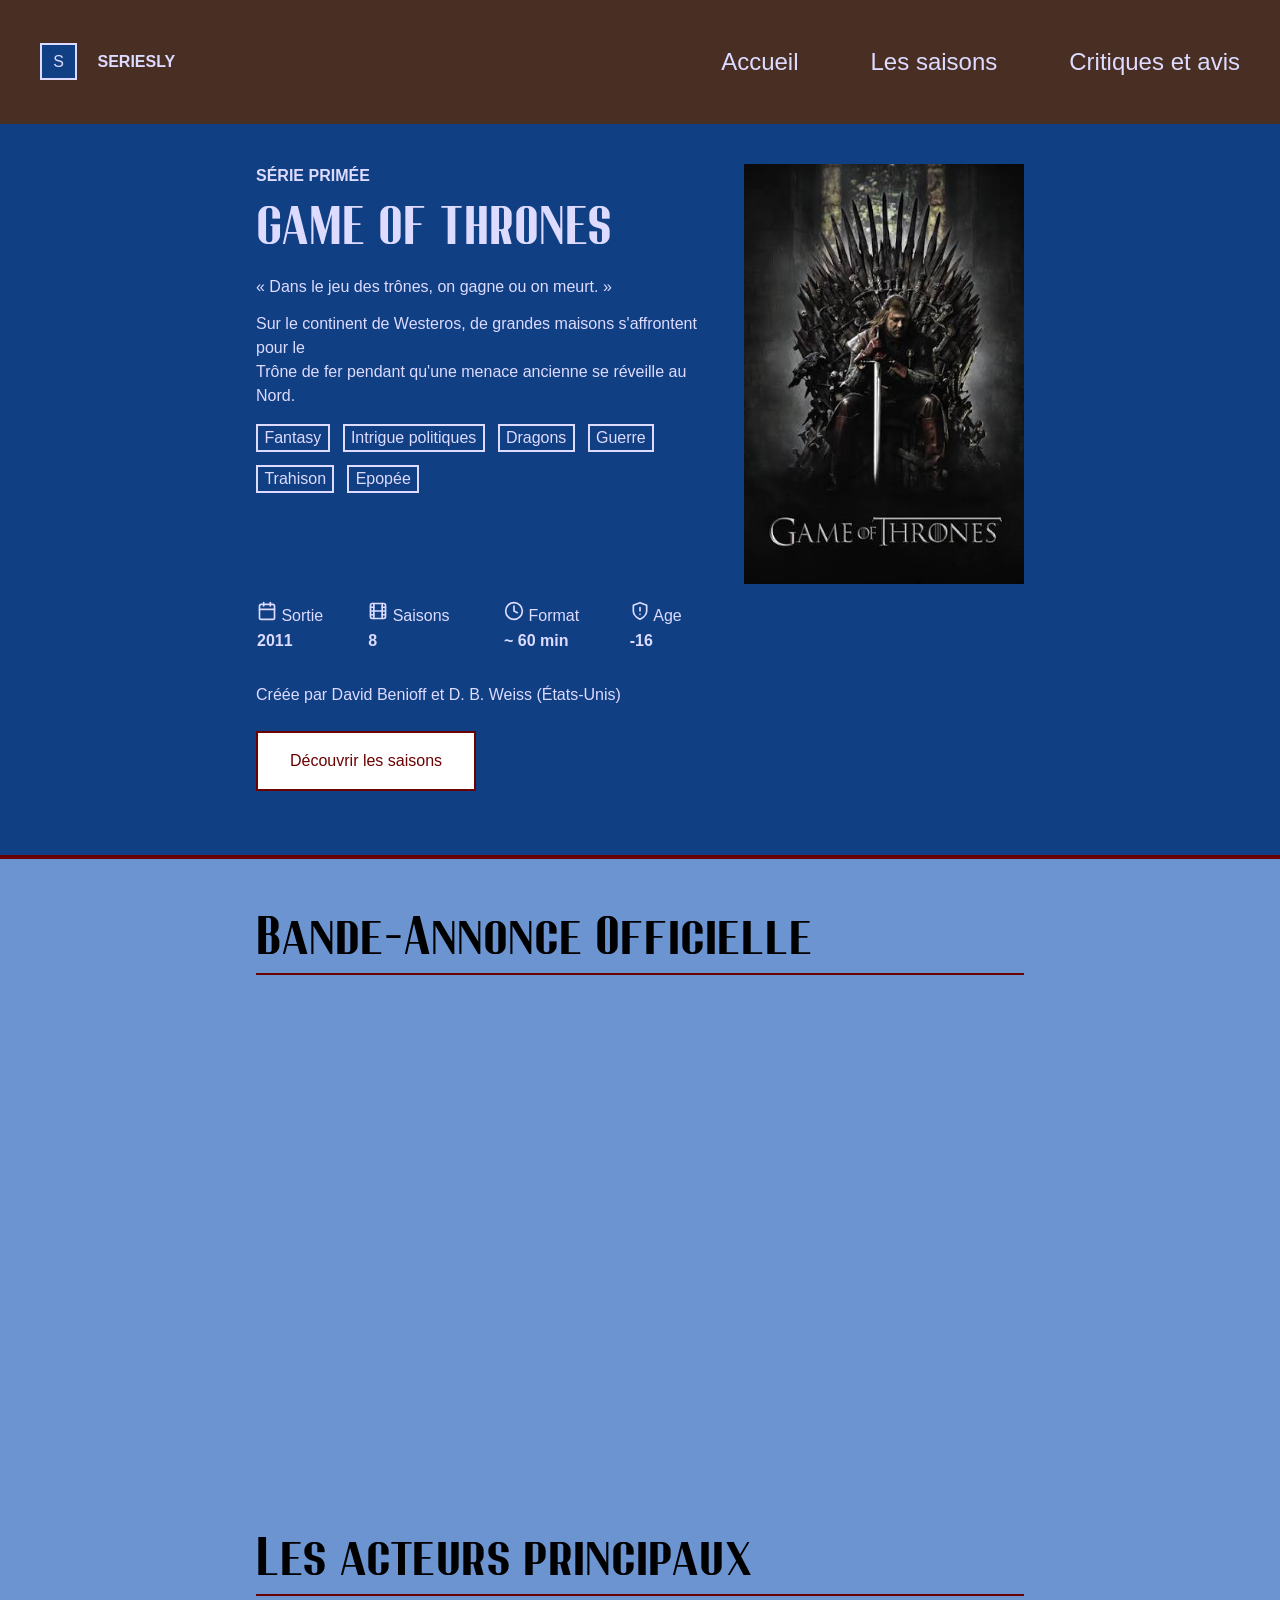
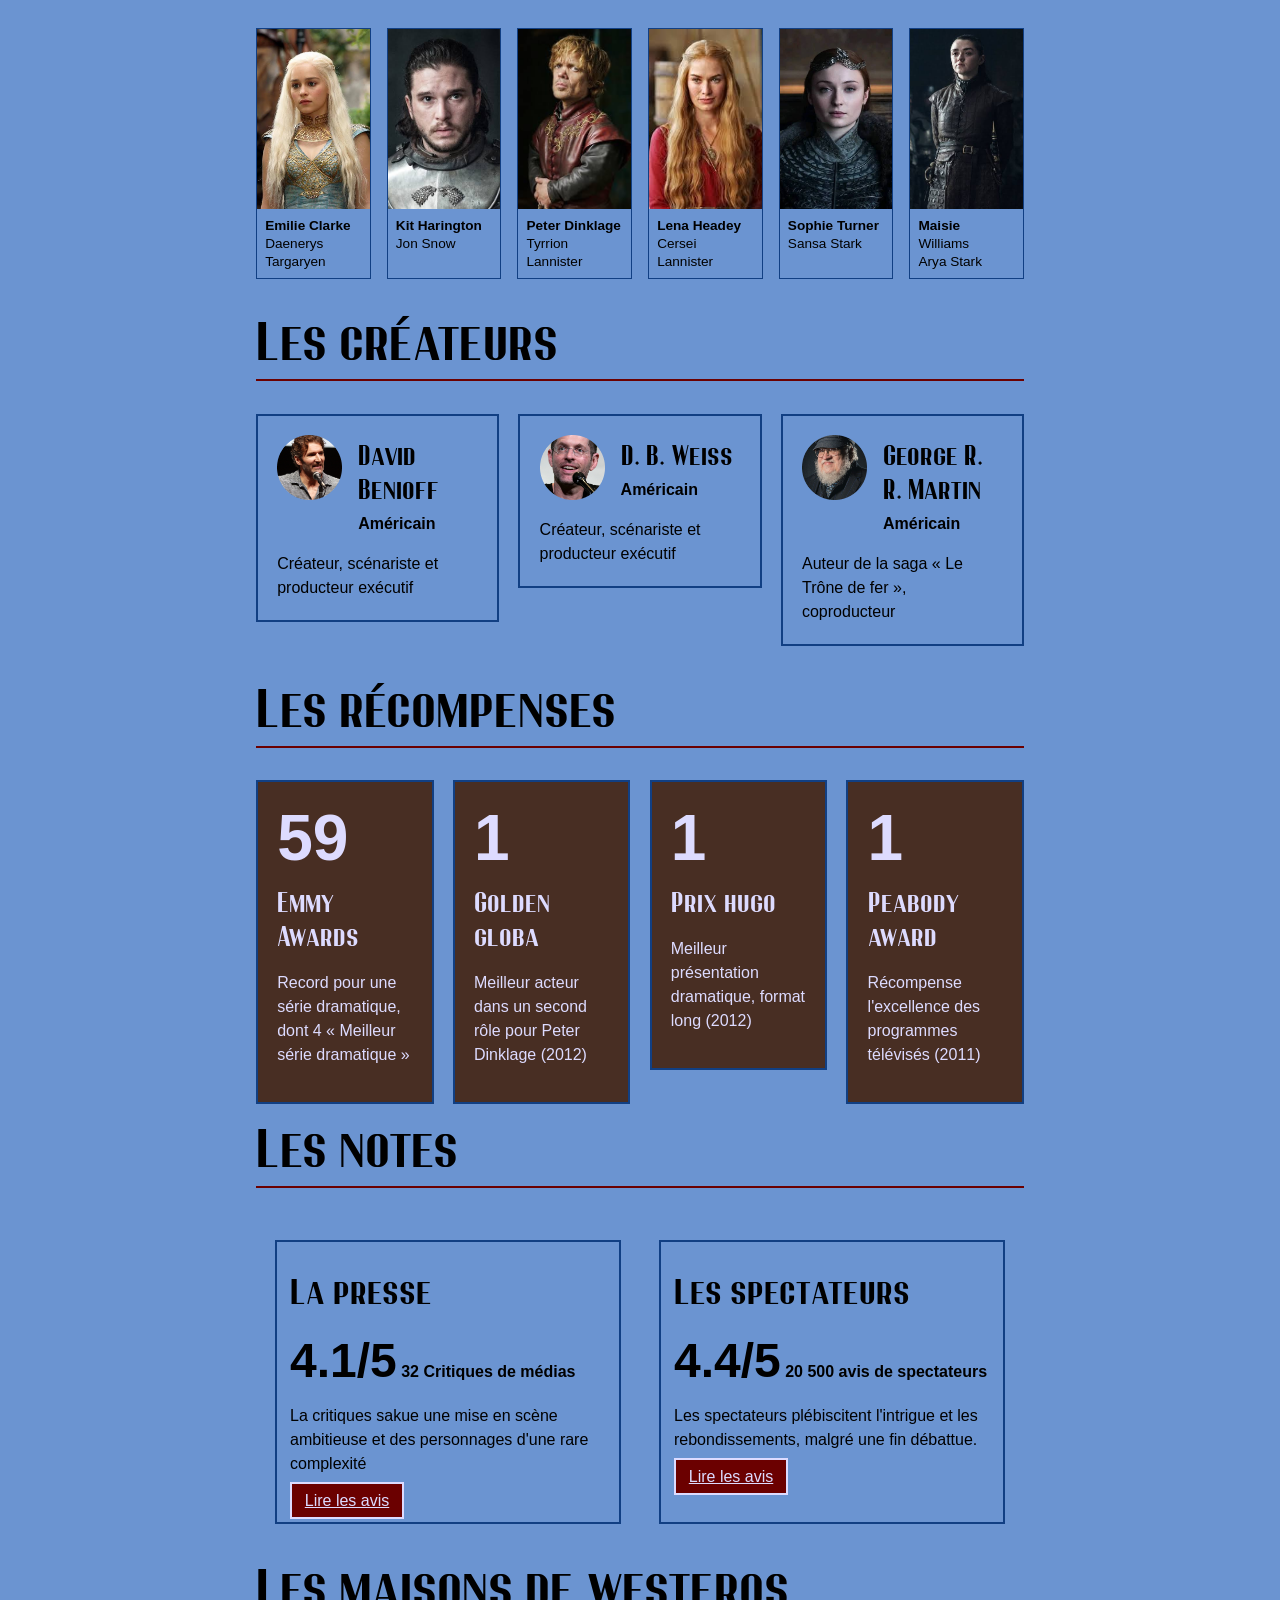
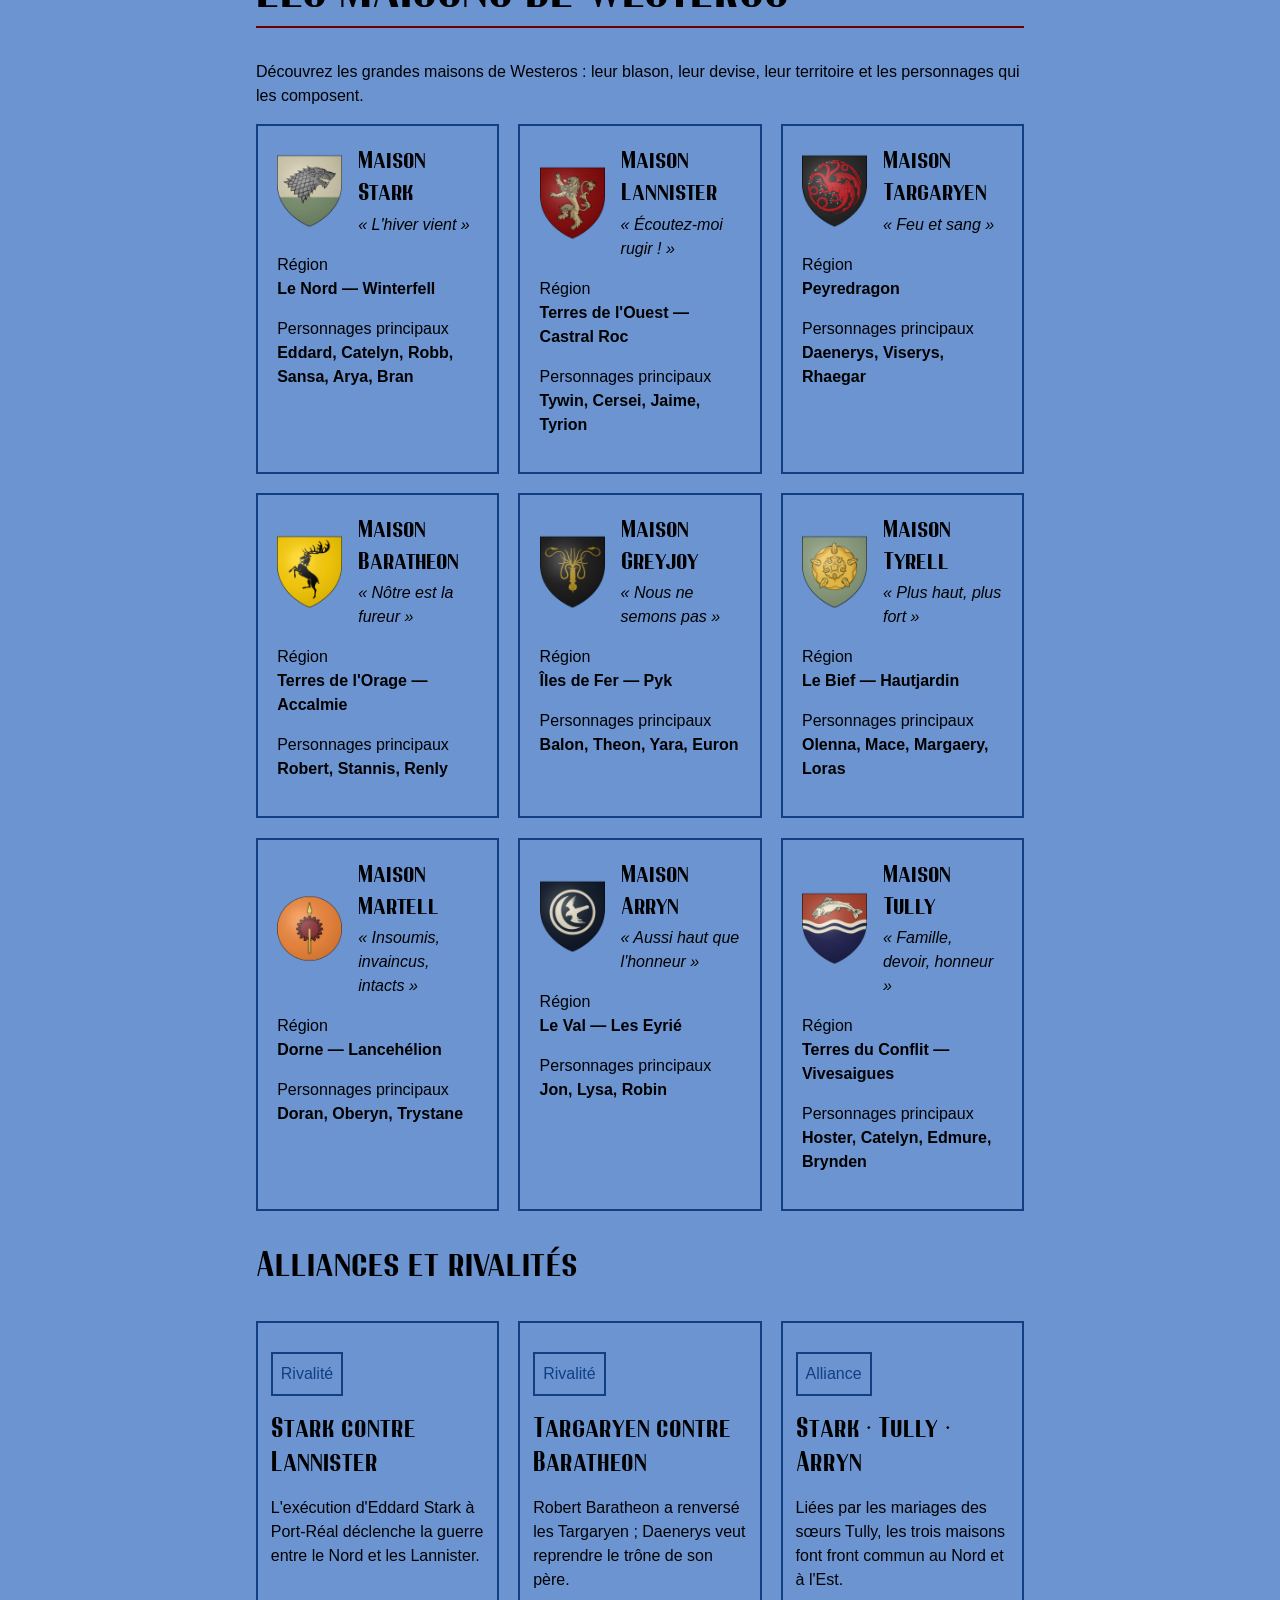
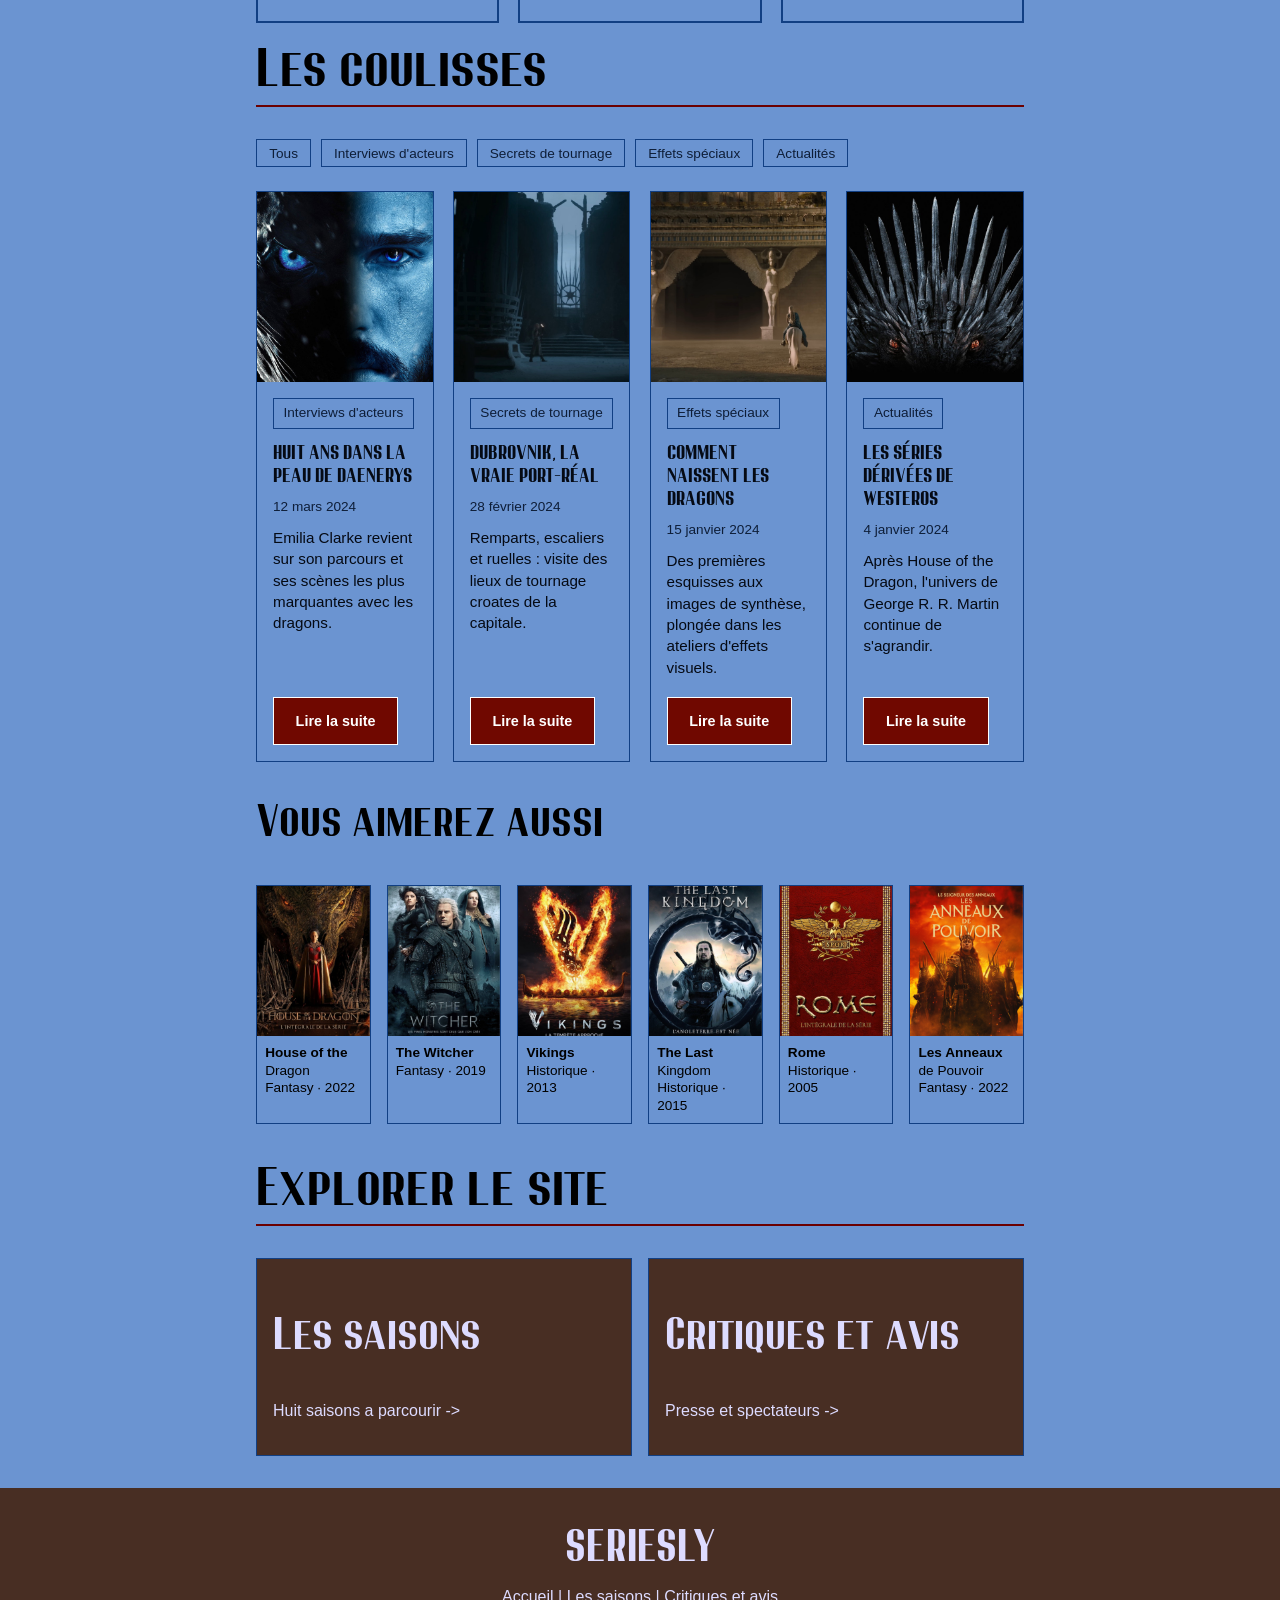
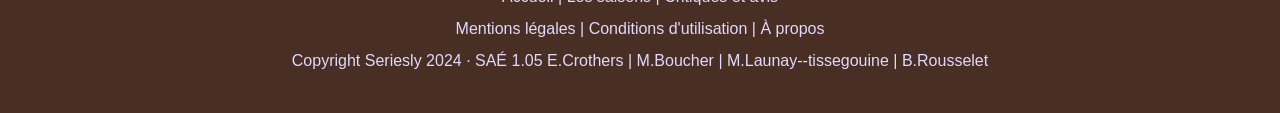
<file: index.html>
<!DOCTYPE html>
<html lang="">
  <head>
    <meta charset="utf-8">
    <title>Seriesly, Game of thrones</title>
		<link href="style_index.css" rel="stylesheet">
  </head>
  <body>
    <header>
        <p> <a href="#">S <strong>SERIESLY</strong></a></p>
        <nav>
          <ul>
            <li><a href="#">Accueil</a></li>
            <li><a href="./listeSaison.html">Les saisons</a></li>
            <li><a href="./Avis_et_critiques.html">Critiques et avis</a></li>
          </ul>
        </nav>
    </header>
    <div class="start">
      <figure>
        <img src="./images/afficheSaison1.jpg" alt="Affiche Officielle">
      </figure>
      <p><strong>Série primée</strong></p>
      <h1>GAME OF THRONES</h1>
      <blockquote> &laquo Dans le jeu des trônes, on gagne ou on meurt. &raquo</blockquote>
      <p>Sur le continent de Westeros, de grandes maisons s'affrontent pour le <br>Trône de fer pendant qu'une menace ancienne se réveille au Nord.</p>
      <ul>
        <li>Fantasy</li>
        <li>Intrigue politiques</li>
        <li>Dragons</li>
        <li>Guerre</li>
        <li>Trahison</li>
        <li>Epopée</li>
      </ul>
      <table>
          <tr>
            <th>
              <svg width="20" height="20" viewBox="0 0 24 24" fill="none" stroke="currentColor" stroke-width="2" stroke-linecap="round" stroke-linejoin="round" aria-label="Sortie">
                <rect x="3" y="4" width="18" height="18" rx="2" ry="2"></rect>
                <line x1="16" y1="2" x2="16" y2="6"></line>
                <line x1="8" y1="2" x2="8" y2="6"></line>
                <line x1="3" y1="10" x2="21" y2="10"></line>
              </svg> 
              Sortie
            </th>
            <th>
              <svg width="20" height="20" viewBox="0 0 24 24" fill="none" stroke="currentColor" stroke-width="2" stroke-linecap="round" stroke-linejoin="round" aria-label="Saisons">
                <rect width="18" height="18" x="3" y="3" rx="2"></rect>
                <path d="M7 3v18"></path>
                <path d="M3 7.5h4"></path>
                <path d="M3 12h18"></path>
                <path d="M3 16.5h4"></path>
                <path d="M17 3v18"></path>
                <path d="M17 7.5h4"></path>
                <path d="M17 16.5h4"></path>
              </svg>
              Saisons
            </th>
            <th>
              <svg width="20" height="20" viewBox="0 0 24 24" fill="none" stroke="currentColor" stroke-width="2" stroke-linecap="round" stroke-linejoin="round" aria-label="Format">
                <circle cx="12" cy="12" r="10"></circle>
                <polyline points="12 6 12 12 16 14"></polyline>
              </svg>
              Format
            </th>
            <th>
              <svg width="20" height="20" viewBox="0 0 24 24" fill="none" stroke="currentColor" stroke-width="2" stroke-linecap="round" stroke-linejoin="round" aria-label="Âge">
                <path d="M12 22s8-4 8-10V5l-8-3-8 3v7c0 6 8 10 8 10z"></path>
                <line x1="12" y1="8" x2="12" y2="12"></line>
                <line x1="12" y1="16" x2="12.01" y2="16"></line>
              </svg>
              Age
            </th>
          </tr>
          <tr>
            <th>2011</th>
            <th>8</th>
            <th>~ 60 min</th>
            <th>-16</th>
          </tr>
      </table>
      <p>Créée par David Benioff et D. B. Weiss (États-Unis)</p>
      <p><a href="./listeSaison.html">Découvrir les saisons</a></p>
    </div>
    <main>
      <h1>Bande-Annonce Officielle</h1>
        <iframe width="100%" height="500" src="https://www.youtube.com/embed/aAF12LNAeNI" title="Bande Annonce Officielle" frameborder="0" allow="accelerometer; autoplay; clipboard-write; encrypted-media; gyroscope; picture-in-picture; web-share" allowfullscreen></iframe>     
        <h1>Les acteurs principaux</h1>
        <ul>
          <li>
              <figure>
                <img src="./images/emiliaClarke.jpg" alt="Emilia Clarke, Daenerys Targaryen">
                <figcaption>Emilie Clarke <br>Daenerys Targaryen</figcaption>
              </figure>
          </li>
          <li>
            <figure>
              <img src="./images/kitHarington.jpg" alt="Kit Harington, Jon Snow">
              <figcaption>Kit Harington <br>Jon Snow</figcaption>
          </figure>
          </li>
          <li>
            <figure>
              <img src="./images/peterDinklage.jpg" alt="Peter Dinklage, Tyrrion Lannister">
              <figcaption>Peter Dinklage <br>Tyrrion Lannister</figcaption>
            </figure>
          </li>
          <li>
            <figure>
              <img src="./images/lenaHeadey.jpg" alt="Lena Headey, Cersei Lannister">
              <figcaption>Lena Headey <br>Cersei Lannister</figcaption>
            </figure>
          </li>
          <li>
            <figure>
              <img src="./images/sophieTurner.jpg" alt="Sophie Turner, Sansa Stark">
              <figcaption>Sophie Turner <br>Sansa Stark</figcaption>
            </figure>
          </li>
          <li>
            <figure>
              <img src="./images/maisieWilliams.jpg" alt="Maisie Williams, Arya Stark">
              <figcaption>Maisie Williams <br>Arya Stark</figcaption>
            </figure>
          </li>
        </ul>
      <h1>Les créateurs</h1>
      <section class="createur">
        <article>
          <img src="./images/davidBenioff.jpg" alt="David Benioff">
          <h4>David Benioff</h4>
          <p><strong>Américain</strong></p>
          <p>Créateur, scénariste et producteur exécutif</p>
        </article>
        <article>
          <img src="./images/dbWeiss.jpg" alt="D. B. Weiss">
          <h4>D. B. Weiss</h4>
          <p><strong>Américain</strong></p>
          <p>Créateur, scénariste et producteur exécutif</p>
        </article>
        <article>
          <img src="./images/georgeRRMartin.jpg" alt="George R. R. Martin">
          <h4>George R. R. Martin</h4>
          <p><strong>Américain</strong></p>
          <p>Auteur de la saga &laquo; Le Trône de fer &raquo;, coproducteur</p>
        </article>
      </section>
      <h1>Les récompenses</h1>
      <section class="recompense">
        <article>
          59
          <h4>Emmy Awards</h4>
          <p>Record pour une série dramatique, dont 4 &laquo Meilleur série dramatique &raquo</p>
        </article>
        <article>
          1<br><h4>Golden globa</h4>
          <p>Meilleur acteur dans un second rôle pour Peter Dinklage (2012)</p>
        </article>
        <article>
          1 <br><h4>Prix hugo</h4>
          <p>Meilleur présentation dramatique, format long (2012)</p>
        </article>
        <article>
          1 <br><h4>Peabody award</h4>
          <p>Récompense l'excellence des programmes télévisés (2011)</p>
        </article>
      </section>
      <h1>Les notes</h1>
      <section class="notes">
        <article>
          <h3>La presse</h3>
          <div class="note">4.1/5</div> <div class="nb-avis">32 Critiques de médias</div>
          <p>La critiques sakue une mise en scène ambitieuse et des personnages d'une rare complexité</p>
          <a href="">Lire les avis</a>
        </article>
        <article>
          <h3>Les spectateurs</h3>
          <div class="note">4.4/5</div> <div class="nb-avis">20 500 avis de spectateurs</div>
          <p>Les spectateurs plébiscitent l'intrigue et les rebondissements, malgré une fin débattue.</p>
          <a href="">Lire les avis</a>
        </article>
      </section>
      <h1>Les maisons de westeros</h1>
      <p>Découvrez les grandes maisons de Westeros : leur blason, leur devise, leur territoire et les personnages qui les composent.</p>
<section class="maisons">
        <article>
          <div class="maisonEntete">
            <img src="./images/maisonStark.jpg" alt="Blason Maison Stark">
            <div class="maisonEntete-text">
              <h3>Maison Stark</h3>
              <p><em>&laquo; L'hiver vient &raquo;</em></p>
            </div>
          </div>
          <p>Région <br><strong>Le Nord — Winterfell</strong></p>
          <p>Personnages principaux <br><strong>Eddard, Catelyn, Robb, Sansa, Arya, Bran</strong></p>
        </article>
        <article>
          <div class="maisonEntete">
            <img src="./images/maisonLannister.jpg" alt="Blason Maison Lannister">
            <div class="maisonEntete-text">
              <h3>Maison Lannister</h3>
              <p><em>&laquo; Écoutez-moi rugir ! &raquo;</em></p>
            </div>
          </div>
          <p>Région <br><strong>Terres de l'Ouest — Castral Roc</strong></p>
          <p>Personnages principaux <br><strong>Tywin, Cersei, Jaime, Tyrion</strong></p>
        </article>
        <article>
          <div class="maisonEntete">
            <img src="./images/maisonTargaryen.jpg" alt="Blason Maison Targaryen">
            <div class="maisonEntete-text">
              <h3>Maison Targaryen</h3>
              <p><em>&laquo; Feu et sang &raquo;</em></p>
            </div>
          </div>
          <p>Région <br><strong>Peyredragon</strong></p>
          <p>Personnages principaux <br><strong>Daenerys, Viserys, Rhaegar</strong></p>
        </article>
        <article>
          <div class="maisonEntete">
            <img src="./images/maisonBaratheon.jpg" alt="Blason Maison Baratheon">
            <div class="maisonEntete-text">
              <h3>Maison Baratheon</h3>
              <p><em>&laquo; Nôtre est la fureur &raquo;</em></p>
            </div>
          </div>
          <p>Région <br><strong>Terres de l'Orage — Accalmie</strong></p>
          <p>Personnages principaux <br><strong>Robert, Stannis, Renly</strong></p>
        </article>
        <article>
          <div class="maisonEntete">
            <img src="./images/maisonGreyjoy.jpg" alt="Blason Maison Greyjoy">
            <div class="maisonEntete-text">
              <h3>Maison Greyjoy</h3>
              <p><em>&laquo; Nous ne semons pas &raquo;</em></p>
            </div>
          </div>
          <p>Région <br><strong>Îles de Fer — Pyk</strong></p>
          <p>Personnages principaux <br><strong>Balon, Theon, Yara, Euron</strong></p>
        </article>
        <article>
          <div class="maisonEntete">
            <img src="./images/maisonTyrell.jpg" alt="Blason Maison Tyrell">
            <div class="maisonEntete-text">
              <h3>Maison Tyrell</h3>
              <p><em>&laquo; Plus haut, plus fort &raquo;</em></p>
            </div>
          </div>
          <p>Région <br><strong>Le Bief — Hautjardin</strong></p>
          <p>Personnages principaux <br><strong>Olenna, Mace, Margaery, Loras</strong></p>
        </article>
        <article>
          <div class="maisonEntete">
            <img src="./images/maisonMartell.jpg" alt="Blason Maison Martell">
            <div class="maisonEntete-text">
              <h3>Maison Martell</h3>
              <p><em>&laquo; Insoumis, invaincus, intacts &raquo;</em></p>
            </div>
          </div>
          <p>Région <br><strong>Dorne — Lancehélion</strong></p>
          <p>Personnages principaux <br><strong>Doran, Oberyn, Trystane</strong></p>
        </article>
        <article>
          <div class="maisonEntete">
            <img src="./images/maisonArryn.jpg" alt="Blason Maison Arryn">
            <div class="maisonEntete-text">
              <h3>Maison Arryn</h3>
              <p><em>&laquo; Aussi haut que l'honneur &raquo;</em></p>
            </div>
          </div>
          <p>Région <br><strong>Le Val — Les Eyrié</strong></p>
          <p>Personnages principaux <br><strong>Jon, Lysa, Robin</strong></p>
        </article>
        <article>
          <div class="maisonEntete">
            <img src="./images/maisonTully.jpg" alt="Blason Maison Tully">
            <div class="maisonEntete-text">
              <h3>Maison Tully</h3>
              <p><em>&laquo; Famille, devoir, honneur &raquo;</em></p>
            </div>
          </div>
          <p>Région <br><strong>Terres du Conflit — Vivesaigues</strong></p>
          <p>Personnages principaux <br><strong>Hoster, Catelyn, Edmure, Brynden</strong></p>
        </article>
      </section>
      <h3>Alliances et rivalités</h3>
      <section class="alliance">
        <article>
          <p>Rivalité</p>
          <h4>Stark contre Lannister</h4>
          <p>L'exécution d'Eddard Stark à Port-Réal déclenche la guerre entre le Nord et les Lannister.</p>
        </article>
        <article>
          <p>Rivalité</p>
          <h4>Targaryen contre Baratheon</h4>
          <p>Robert Baratheon a renversé les Targaryen ; Daenerys veut reprendre le trône de son père.</p>
        </article>
        <article>
          <p>Alliance</p>
          <h4>Stark · Tully · Arryn</h4>
          <p>Liées par les mariages des sœurs Tully, les trois maisons font front commun au Nord et à l'Est.</p>
        </article>
      </section>
      <h1>Les coulisses</h1>
      <ul class="coulisse">
        <li>Tous</li>
        <li>Interviews d'acteurs</li>
        <li>Secrets de tournage</li>
        <li>Effets spéciaux</li>
        <li>Actualités</li>
      </ul>
      <section class="coulisse-section">
        <article>
          <img src="./images/interviewImage.jpg" alt="Huit ans dans la peau de Daenerys">
          <p>Interviews d'acteurs</p>
          <h4>Huit ans dans la peau de Daenerys</h4>
          <p>12 mars 2024</p>
          <p>Emilia Clarke revient sur son parcours et ses scènes les plus marquantes avec les dragons.</p>
          <p><a href="">Lire la suite</a></p>
        </article>
        <article>
          <img src="./images/secretDeTournageImage.jpg" alt="Dubrovnik, la vraie Port-Réal">
          <p>Secrets de tournage</p>
          <h4>Dubrovnik, la vraie Port-Réal</h4>
          <p>28 février 2024</p>
          <p>Remparts, escaliers et ruelles : visite des lieux de tournage croates de la capitale.</p>
          <p><a href="">Lire la suite</a></p>
        </article>
        <article>
          <img src="./images/effetSpeciaux.jpg" alt="Comment naissent les dragons">
          <p>Effets spéciaux</p>
          <h4>Comment naissent les dragons</h4>
          <p>15 janvier 2024</p>
          <p>Des premières esquisses aux images de synthèse, plongée dans les ateliers d'effets visuels.</p>
          <p><a href="">Lire la suite</a></p>
        </article>
        <article>
          <img src="./images/actualiteImage.jpg" alt="Les séries dérivées de Westeros">
          <p>Actualités</p>
          <h4>Les séries dérivées de Westeros</h4>
          <p>4 janvier 2024</p>
          <p>Après House of the Dragon, l'univers de George R. R. Martin continue de s'agrandir.</p>
          <p><a href="">Lire la suite</a></p>
        </article>
      </section>

      <h2>Vous aimerez aussi</h2>
      <ul class="suggestions">
        <li>
          <figure>
            <img src="./images/houseOhTheDragon.jpg" alt="Affiche House of the Dragon">
            <figcaption>House of the Dragon <br>Fantasy · 2022</figcaption>
          </figure>
        </li>
        <li>
          <figure>
            <img src="./images/theWitcher.jpg" alt="Affiche The Witcher">
            <figcaption>The Witcher <br>Fantasy · 2019</figcaption>
          </figure>
        </li>
        <li>
          <figure>
            <img src="./images/vikings.jpg" alt="Affiche Vikings">
            <figcaption>Vikings <br>Historique · 2013</figcaption>
          </figure>
        </li>
        <li>
          <figure>
            <img src="./images/theLastKingdom.jpg" alt="Affiche The Last Kingdom">
            <figcaption>The Last Kingdom <br>Historique · 2015</figcaption>
          </figure>
        </li>
        <li>
          <figure>
            <img src="./images/rome.jpg" alt="Affiche Rome">
            <figcaption>Rome <br>Historique · 2005</figcaption>
          </figure>
        </li>
        <li>
          <figure>
            <img src="./images/lesAnneauxDuPouvoir.jpg" alt="Affiche Les Anneaux de Pouvoir">
            <figcaption>Les Anneaux de Pouvoir <br>Fantasy · 2022</figcaption>
          </figure>
        </li>
      </ul>
      <h1>Explorer le site</h1>
      <section class="explorer-le-site">
        <article>
          <h2>Les saisons</h2>
          <p><a href="./listeSaison.html">Huit saisons a parcourir -></a></p>
        </article>
        <article>
          <h2><a href="./Avis_et_critiques.html">Critiques et avis</a></h2>
          <p>Presse et spectateurs -></p>
        </article>
      </section>
    </main>
    <footer>
      <h2>SERIESLY</h2>
      <p><a href="#">Accueil</a> | <a href="./listeSaison.html">Les saisons</a> | <a href="./Avis_et_critiques.html">Critiques et avis</a></p>
      <p>Mentions légales | Conditions d'utilisation | À propos</p>
      <p>Copyright Seriesly 2024 · SAÉ 1.05 <a href="mailto:enzo.crothers@etudiant.univ-rennes.fr">E.Crothers</a> | <a href="mailto:matthis.boucher@etudiant.univ-rennes.fr">M.Boucher</a> | <a href="mailto:matis.launay--tissegouine@etudiant.univ-rennes.fr">M.Launay--tissegouine</a> | <a href="mailto:baptiste.rousselet@etudiant.univ-rennes.fr">B.Rousselet</a></p>
    </footer>
  </body>
</html>
</file>
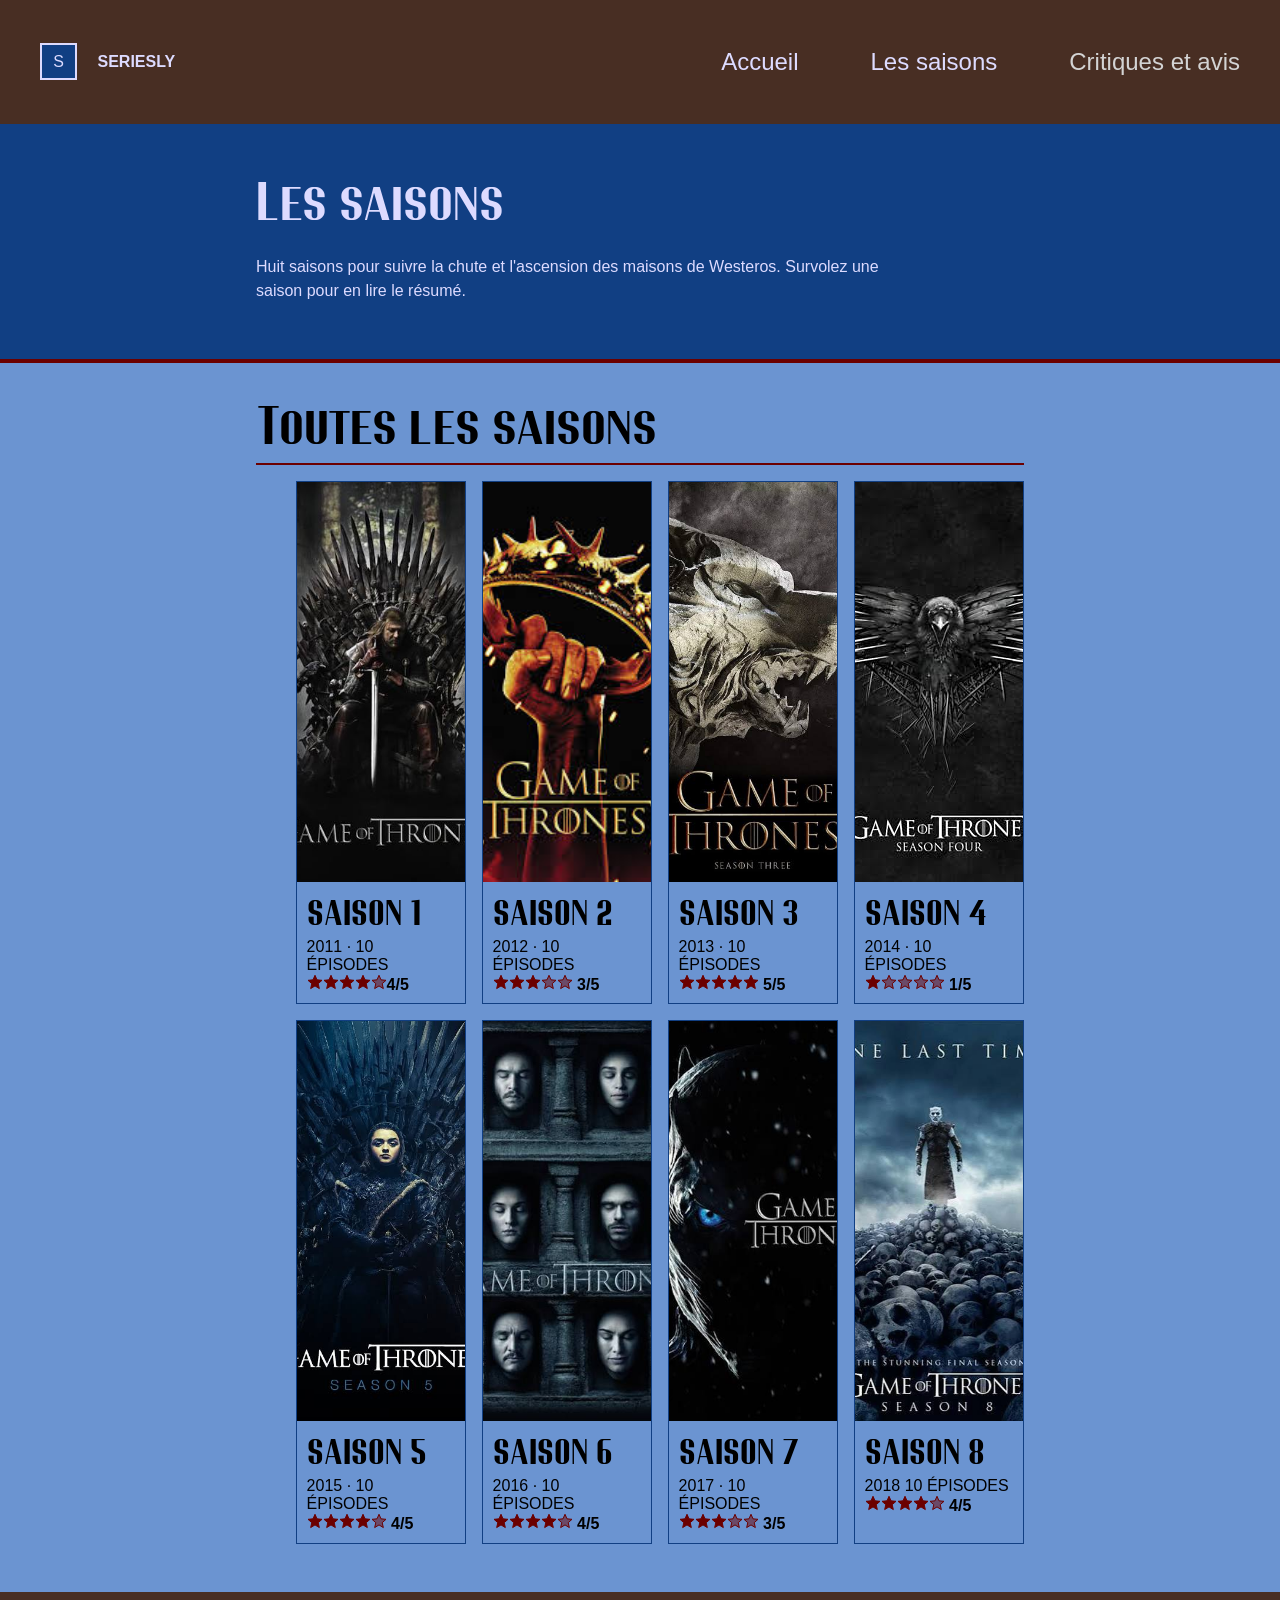
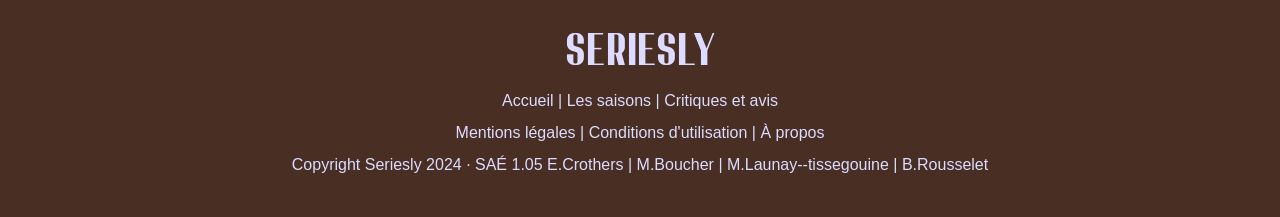
<file: listeSaison.html>
<!DOCTYPE html>
<html lang="en">
<head>
    <meta charset="UTF-8">
    <meta name="viewport" content="width=device-width, initial-scale=1.0">
    <title>Seriesly, Game of thrones</title>
		<link href="style_listeSaison.css" rel="stylesheet">
</head>
<body>
    <svg width="16" height="16" viewBox="0 0 16 16" fill="none" xmlns="http://www.w3.org/2000/svg" style="display: none">
      <symbol id="etoileVide" viewBox="0 0 16 16">
        <path d="M8 1.25391L10 5.85391L15 6.32057L11.2 9.65391L12.3333 14.5872L8 11.9206L3.66667 14.5872L4.8 9.65391L1 6.32057L6 5.85391L8 1.25391Z" fill="#6B0000" fill-opacity="0.5" stroke="#6B0000"/>
      </symbol>
    </svg>
    <svg width="16" height="16" viewBox="0 0 16 16" fill="none" xmlns="http://www.w3.org/2000/svg" style="display: none">
      <symbol id="etoile" viewBox="0 0 16 16">
        <path d="M8 1.25391L10 5.85391L15 6.32057L11.2 9.65391L12.3333 14.5872L8 11.9206L3.66667 14.5872L4.8 9.65391L1 6.32057L6 5.85391L8 1.25391Z" fill="#6B0000" stroke="#6B0000"/>
      </symbol>
    </svg>
    <header>
        <p><a href="./index.html">S <strong>SERIESLY</strong></a></p>
        <nav>
          <ul>
            <li><a href="./index.html">Accueil</a></li>
            <li><a href="#">Les saisons</a></li>
            <li>Critiques et avis</li>
          </ul>
        </nav>
    </header>
    <div class="top">
        <h1>Les saisons</h1>
        <p>Huit saisons pour suivre la chute et l'ascension des maisons de Westeros. Survolez une <br>saison pour en lire le résumé.</p>
    </div>
    <main>
      <h1>Toutes les saisons</h1>
      <ul>
        <li>
          <figure>
            <img src="./images/afficheSaison1.jpg" alt="Affiche de la saison 1">
            <div>
              <p>10 épisodes <br>Les maisons de Westeros s'affrontent pour le Trône de fer pendant qu'une menace ancienne se réveille au Nord.</p>
              <a href="./saison/saisonUn.html">Voir la saison -></a>
            </div>
            <figcaption>Saison 1 <br>2011 · 10 épisodes <br><strong><svg width="16" height="16"><use href="#etoile"></use></svg><svg width="16" height="16"><use href="#etoile"></use></svg><svg width="16" height="16"><use href="#etoile"></use></svg><svg width="16" height="16"><use href="#etoile"></use></svg><svg width="16" height="16"><use href="#etoileVide"></use></svg>4/5</strong></figcaption>
          </figure>
        </li>
        <li>
          <figure>
            <img src="./images/afficheSaison2.jpg" alt="Affiche de la saison 2">
            <div>
              <p>10 épisodes <br>Les maisons de Westeros s'affrontent pour le Trône de fer pendant qu'une menace ancienne se réveille au Nord.</p>
              <a href="">Voir la saison -></a>
            </div>
            <figcaption>Saison 2 <br>2012 · 10 épisodes <br><strong> <svg width="16" height="16"><use href="#etoile"></use></svg><svg width="16" height="16"><use href="#etoile"></use></svg><svg width="16" height="16"><use href="#etoile"></use></svg><svg width="16" height="16"><use href="#etoileVide"></use></svg><svg width="16" height="16"><use href="#etoileVide"></use></svg> 3/5</strong></figcaption>
          </figure>
        </li>
        <li>
          <figure>
            <img src="./images/afficheSaison3.jpg" alt="Affiche de la saison 3">
            <div>
              <p>10 épisodes <br>Les maisons de Westeros s'affrontent pour le Trône de fer pendant qu'une menace ancienne se réveille au Nord.</p>
              <a href="">Voir la saison -></a>
            </div>
            <figcaption>Saison 3 <br>2013 · 10 épisodes <br><strong><svg width="16" height="16"><use href="#etoile"></use></svg><svg width="16" height="16"><use href="#etoile"></use></svg><svg width="16" height="16"><use href="#etoile"></use></svg><svg width="16" height="16"><use href="#etoile"></use></svg><svg width="16" height="16"><use href="#etoile"></use></svg> 5/5</strong></figcaption>
          </figure>
        </li>
        <li>
          <figure>
            <img src="./images/afficheSaison4.jpg" alt="Affiche de la saison 4">
            <div>
              <p>10 épisodes <br>Les maisons de Westeros s'affrontent pour le Trône de fer pendant qu'une menace ancienne se réveille au Nord.</p>
              <a href="">Voir la saison -></a>
            </div>
            <figcaption>Saison 4 <br>2014 · 10 épisodes <br><strong><svg width="16" height="16"><use href="#etoile"></use></svg><svg width="16" height="16"><use href="#etoileVide"></use></svg><svg width="16" height="16"><use href="#etoileVide"></use></svg><svg width="16" height="16"><use href="#etoileVide"></use></svg><svg width="16" height="16"><use href="#etoileVide"></use></svg> 1/5</strong></figcaption>
          </figure>
        </li>
        <li>
          <figure>
            <img src="./images/afficheSaison5.jpg" alt="Affiche de la saison 5">
            <div>
              <p>10 épisodes <br>Les maisons de Westeros s'affrontent pour le Trône de fer pendant qu'une menace ancienne se réveille au Nord.</p>
              <a href="">Voir la saison -></a>
            </div>
            <figcaption>Saison 5 <br>2015 · 10 épisodes <br><strong><svg width="16" height="16"><use href="#etoile"></use></svg><svg width="16" height="16"><use href="#etoile"></use></svg><svg width="16" height="16"><use href="#etoile"></use></svg><svg width="16" height="16"><use href="#etoile"></use></svg><svg width="16" height="16"><use href="#etoileVide"></use></svg> 4/5</strong></figcaption>
          </figure>
        </li>
        <li>
          <figure>
            <img src="./images/afficheSaison6.jpg" alt="Affiche de la saison 6">
            <div>
              <p>10 épisodes <br>Les maisons de Westeros s'affrontent pour le Trône de fer pendant qu'une menace ancienne se réveille au Nord.</p>
              <a href="">Voir la saison -></a>
            </div>
            <figcaption>Saison 6 <br>2016 · 10 épisodes <br><strong><svg width="16" height="16"><use href="#etoile"></use></svg><svg width="16" height="16"><use href="#etoile"></use></svg><svg width="16" height="16"><use href="#etoile"></use></svg><svg width="16" height="16"><use href="#etoile"></use></svg><svg width="16" height="16"><use href="#etoileVide"></use></svg> 4/5</strong></figcaption>
          </figure>
        </li>
        <li>
          <figure>
            <img src="./images/afficheSaison7.jpg" alt="Affiche de la saison 7">
            <div>
              <p>10 épisodes <br>Les maisons de Westeros s'affrontent pour le Trône de fer pendant qu'une menace ancienne se réveille au Nord.</p>
              <a href="">Voir la saison -></a>
            </div>
            <figcaption>Saison 7 <br>2017 · 10 épisodes <br><strong><svg width="16" height="16"><use href="#etoile"></use></svg><svg width="16" height="16"><use href="#etoile"></use></svg><svg width="16" height="16"><use href="#etoile"></use></svg><svg width="16" height="16"><use href="#etoileVide"></use></svg><svg width="16" height="16"><use href="#etoileVide"></use></svg> 3/5</strong></figcaption>
          </figure>
        </li>
        <li>
          <figure>
            <img src="./images/afficheSaison8.jpg" alt="Affiche de la saison 8">
            <div>
              <p>10 épisodes <br>Les maisons de Westeros s'affrontent pour le Trône de fer pendant qu'une menace ancienne se réveille au Nord.</p>
              <a href="">Voir la saison -></a>
            </div>
            <figcaption>Saison 8 <br>2018 10 épisodes <br><strong><svg width="16" height="16"><use href="#etoile"></use></svg><svg width="16" height="16"><use href="#etoile"></use></svg><svg width="16" height="16"><use href="#etoile"></use></svg><svg width="16" height="16"><use href="#etoile"></use></svg><svg width="16" height="16"><use href="#etoileVide"></use></svg> 4/5</strong></figcaption>
          </figure>
        </li>
      </ul>
    </main>
    <footer>
      <h2>SERIESLY</h2>
      <p><a href="./index.html">Accueil</a> | <a href="#">Les saisons</a> | <a href="">Critiques et avis</a></p>
      <p>Mentions légales | Conditions d'utilisation | À propos</p>
      <p>Copyright Seriesly 2024 · SAÉ 1.05 <a href="mailto:enzo.crothers@etudiant.univ-rennes.fr">E.Crothers</a> | <a href="mailto:matthis.boucher@etudiant.univ-rennes.fr">M.Boucher</a> | <a href="mailto:matis.launay--tissegouine@etudiant.univ-rennes.fr">M.Launay--tissegouine</a> | <a href="mailto:baptiste.rousselet@etudiant.univ-rennes.fr">B.Rousselet</a></p>
    </footer>
</body>
</html>
</file>
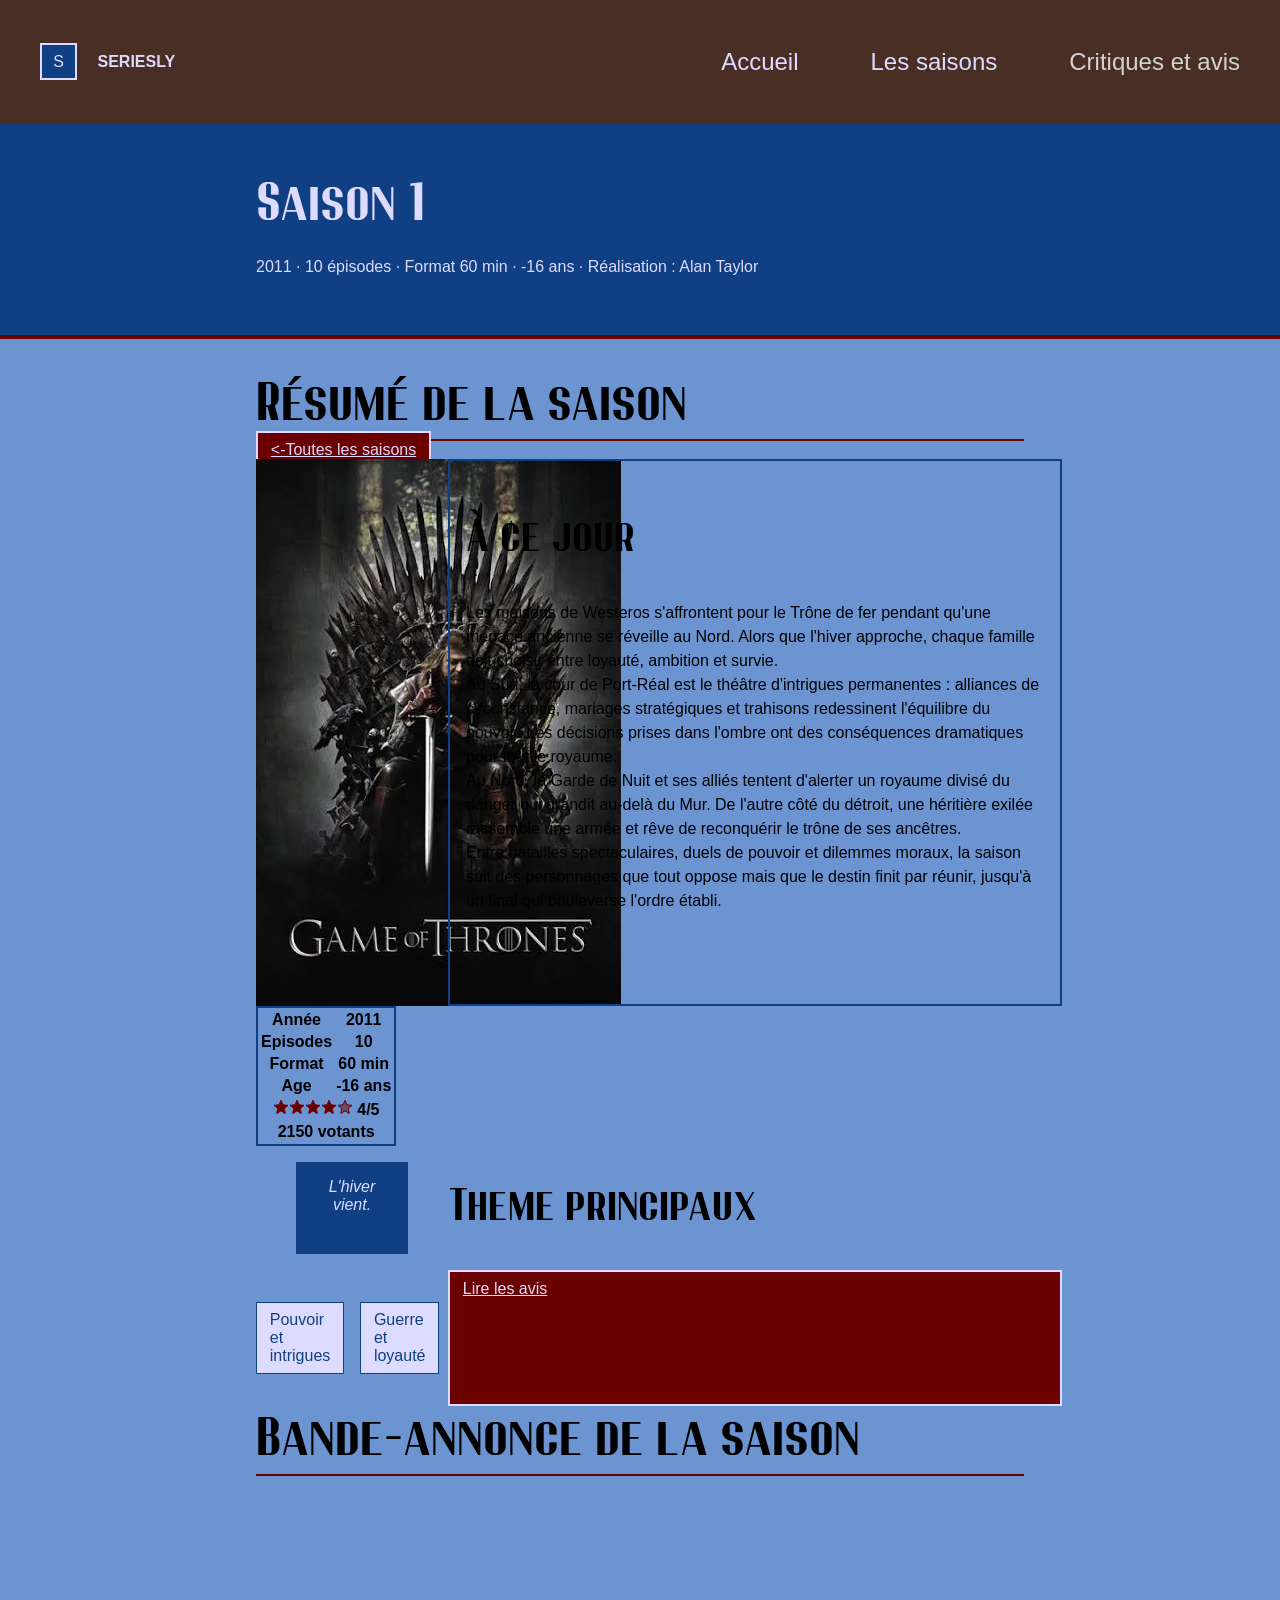
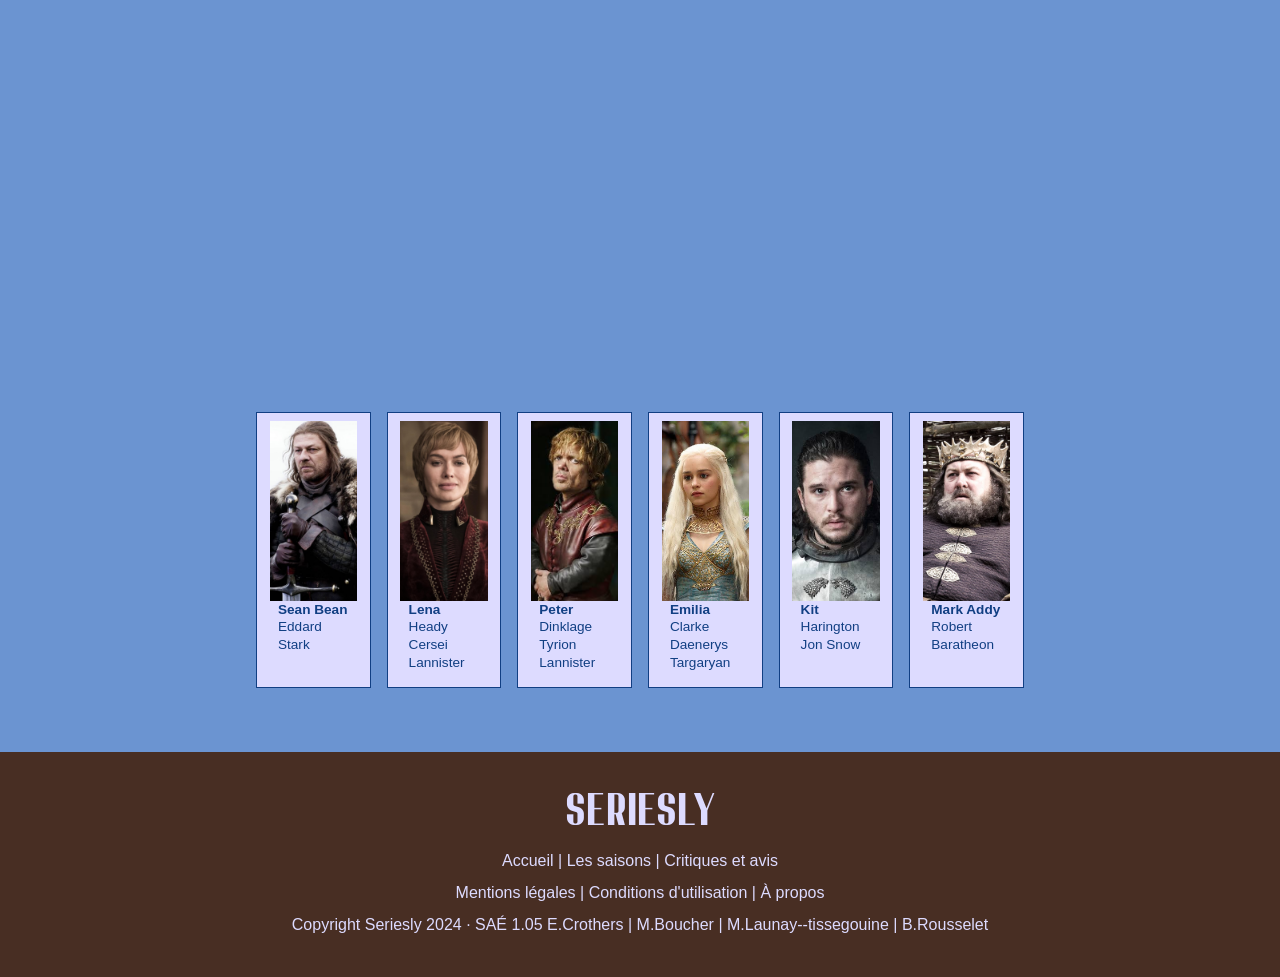
<file: saison/saisonUn.html>
<!DOCTYPE html>
<html lang="en">
<head>
    <meta charset="UTF-8">
    <meta name="viewport" content="width=device-width, initial-scale=1.0">
    <title>Seriesly, Game of thrones</title>
    <link href="style_saisonDetail.css" rel="stylesheet">
</head>
<body>
    <svg width="16" height="16" viewBox="0 0 16 16" fill="none" xmlns="http://www.w3.org/2000/svg" style="display: none">
      <symbol id="etoileVide" viewBox="0 0 16 16">
        <path d="M8 1.25391L10 5.85391L15 6.32057L11.2 9.65391L12.3333 14.5872L8 11.9206L3.66667 14.5872L4.8 9.65391L1 6.32057L6 5.85391L8 1.25391Z" fill="#6B0000" fill-opacity="0.5" stroke="#6B0000"/>
      </symbol>
    </svg>
    <svg width="16" height="16" viewBox="0 0 16 16" fill="none" xmlns="http://www.w3.org/2000/svg" style="display: none">
      <symbol id="etoile" viewBox="0 0 16 16">
        <path d="M8 1.25391L10 5.85391L15 6.32057L11.2 9.65391L12.3333 14.5872L8 11.9206L3.66667 14.5872L4.8 9.65391L1 6.32057L6 5.85391L8 1.25391Z" fill="#6B0000" stroke="#6B0000"/>
      </symbol>
    </svg>
    <header>
        <p><a href="../index.html">S <strong>SERIESLY</strong></a></p>
        <nav>
          <ul>
            <li><a href="../index.html">Accueil</a></li>
            <li><a href="../listeSaison.html">Les saisons</a></li>
            <li>Critiques et avis</li>
          </ul>
        </nav>
    </header>
    <div class="top">
        <h1>Saison 1</h1>
        <p>2011 · 10 épisodes · Format 60 min · -16 ans · Réalisation : Alan Taylor</p>
    </div>
    <main>
        <div>
            <h1>Résumé de la saison</h1>
            <a href="../listeSaison.html"><-Toutes les saisons</a>
        </div>
        <div class="description">
            <img src="../images/afficheSaison1.jpg" alt="Affiche de la saison">
            <div class="description-border">
                    <h2>À ce jour</h2>
                    <p>Les maisons de Westeros s'affrontent pour le Trône de fer pendant qu'une menace ancienne se réveille au Nord. Alors que l'hiver approche, chaque famille doit choisir entre loyauté, ambition et survie. <br>Au Sud, la cour de Port-Réal est le théâtre d'intrigues permanentes : alliances de circonstance, mariages stratégiques et trahisons redessinent l'équilibre du pouvoir. Les décisions prises dans l'ombre ont des conséquences dramatiques pour tout le royaume. <br>Au Nord, la Garde de Nuit et ses alliés tentent d'alerter un royaume divisé du danger qui grandit au-delà du Mur. De l'autre côté du détroit, une héritière exilée rassemble une armée et rêve de reconquérir le trône de ses ancêtres. <br>Entre batailles spectaculaires, duels de pouvoir et dilemmes moraux, la saison suit des personnages que tout oppose mais que le destin finit par réunir, jusqu'à un final qui bouleverse l'ordre établi.</p>
            </div>
        </div>
        <div class="infos">
            <div class="tableau">
                <table>
                    <tr>
                        <th>Année</th>
                        <th>2011</th>
                    </tr>     
                    <tr>
                        <th>Episodes</th>
                        <th>10</th>
                    </tr>
                    <tr>
                        <th>Format</th>
                        <th>60 min</th>
                    </tr>
                    <tr>
                        <th>Age</th>
                        <th>-16 ans</th>
                    </tr>
                    <tr>
                        <th colspan="2"><svg width="16" height="16"><use href="#etoile"></use></svg><svg width="16" height="16"><use href="#etoile"></use></svg><svg width="16" height="16"><use href="#etoile"></use></svg><svg width="16" height="16"><use href="#etoile"></use></svg><svg width="16" height="16"><use href="#etoileVide"></use></svg> 4/5</th>
                    </tr>
                    <tr>
                        <th colspan="2">2150 votants</th>
                    </tr>  
                </table>
            </div>
            <div class="infos-reste">

            </div>
            <blockquote><em>L'hiver vient.</em></blockquote>
            <h2>Theme principaux</h2>
            <ul>
                <li>Pouvoir et intrigues</li>
                <li>Guerre et loyauté</li>
                <li>Magie et dragons</li>
                <li>Famille et trahison</li>
            </ul>
            <a href="">Lire les avis</a>
        </div>
        <h1>Bande-annonce de la saison</h1>
        <iframe width="100%" height="500" src="https://www.youtube.com/embed/aAF12LNAeNI" title="Bande Annonce Officielle" frameborder="0" allow="accelerometer; autoplay; clipboard-write; encrypted-media; gyroscope; picture-in-picture; web-share" allowfullscreen></iframe>     
        <ul>
            <li>
                <figure>
                    <img src="../images/seanBean.jpg" alt="">
                    <figcaption>Sean Bean <br> Eddard Stark</figcaption>
                </figure>
            </li>
            <li>
                <figure>
                    <img src="../images/lenaHeady.png" alt="">
                    <figcaption>Lena Heady<br> Cersei Lannister</figcaption>
                </figure>
            </li>
            <li>
                <figure>
                    <img src="../images/peterDinklage.jpg" alt="">
                    <figcaption>Peter Dinklage<br>Tyrion Lannister</figcaption>
                </figure>
            </li>
            <li>
                <figure>
                    <img src="../images/emiliaClarke.jpg" alt="">
                    <figcaption>Emilia Clarke<br>Daenerys Targaryan</figcaption>
                </figure>
            </li>
            <li>
                <figure>
                    <img src="../images/kitHarington.jpg" alt="">
                    <figcaption>Kit Harington<br>Jon Snow</figcaption>
                </figure>
            </li>
            <li>
                <figure>
                    <img src="../images/markAddy.jpg" alt="">
                    <figcaption>Mark Addy<br>Robert Baratheon</figcaption>
                </figure>
            </li>
        </ul>
    </main>
    <footer>
      <h2>SERIESLY</h2>
      <p><a href="../index.html">Accueil</a> | <a href="../listeSaison.html">Les saisons</a> | <a href="">Critiques et avis</a></p>
      <p>Mentions légales | Conditions d'utilisation | À propos</p>
      <p>Copyright Seriesly 2024 · SAÉ 1.05 <a href="mailto:enzo.crothers@etudiant.univ-rennes.fr">E.Crothers</a> | <a href="mailto:matthis.boucher@etudiant.univ-rennes.fr">M.Boucher</a> | <a href="mailto:matis.launay--tissegouine@etudiant.univ-rennes.fr">M.Launay--tissegouine</a> | <a href="mailto:baptiste.rousselet@etudiant.univ-rennes.fr">B.Rousselet</a></p>
    </footer>
</body>
</html>
</file>
<file: style_index.css>
@font-face {
    font-family: 'Mason';
    src: url('./fonts/mason_2/Mason-bold.otf') format('opentype');
    font-weight: normal;
    font-style: normal;
}

body, header, footer {
    margin: 0;
}

body {
    font-family: 'Inter', Arial, sans-serif;
}

h1, h2, h3, h4 {
    font-family: 'Mason', serif;
}

h1 {
    font-size: 3em;
}

h2 {
    font-size: 2.5em;
}

h3 {
    font-size: 2em;
}

h4 {
    font-size: 1.5em;
}

p {
    line-height: 1.5em;
    font-size: 16px;
}

/* HEADER  */
header {
    padding: 1em 20px 1em 1em;
    display: flex;
    justify-content: space-between;
    align-items: center;
    color: #dddbff;
    background-color: #482e23;
    font-size: 1.5em;
}

header p::first-letter {
    background-color: #113f83;
    border: solid 2px #dddbff;
    padding: 0.5em 0.7em;
    margin: 1em;
}

header p a {
    text-decoration: none;
    color: #dddbff;
    text-transform: uppercase;
}

header a {
    text-decoration: none;
    color: #dddbff;
}

header li:hover {
    border-bottom: solid 2px #dddbff;
    color: #dddbff;
}

header ul {
    display: flex;
    gap: 3em;
    list-style: none;
    color: lightgrey;
}

header nav {
    margin-left: auto;
    margin-right: 20px;
}

/* DIV */
div.start {
    background-color: #113f83;
    color: #dddbff;
    padding: 2.5em 20%;
    border-bottom: solid 4px #6B0000;
    overflow: auto;
}

div.start figure {
    float: right;
    margin: 0 0 1em 2em;
}

div.start figure img {
    max-width: 280px;
    height: auto;
    display: block;
}

div.start h1 {
    margin: 0.15em 0 0.3em 0;
}

div.start p:first-of-type {
    text-transform: uppercase;
    margin-top: 0;
    margin-bottom: 0;
}

div.start blockquote {
    margin: 0;
    font-size: 16px;
}

div.start ul {
    display: flex;
    flex-wrap: wrap;
    padding: 0;
    gap: 0.8em;
    list-style: none;
}

div.start li {
    border: solid 2px #dddbff;
    padding: 0.2em 0.4em;
}

div.start table {
    width: 60%;
    text-align: left;
    border-collapse: collapse;
    margin: 2em 0;
}

div.start table tr:first-of-type th {
    font-weight: normal;
    padding-bottom: 0.4em;
}

div.start p a {
    display: inline-block;
    padding: 1em 2em;
    margin: 0.5em 0;
    background-color: white;
    color: #6B0000;
    border: solid 2px #6B0000;
    text-decoration: none;
}

div.start p a:hover {
    background-color: #dddbff;
}

/* MAIN */
main {
    background-color: #6b94d1;
    color: black;
    padding: 2em 20%;
}

main h1 {
    width: 100%;
    border-bottom: solid 2px #6B0000;
    margin-top: 0.3em;
}

main iframe {
    width: 100%;
    height: 500px;
}

main section.createur {
    display: grid;
    grid-template-columns: repeat(3, 1fr);
    gap: 1.2em;
    align-items: start;
    margin: 2em 0;
}

main section.createur article {
    border: solid 2px #113f83;
    padding: 1.2em;
}

main section.createur article h4 {
    margin: 0.2em 0;
}

main section.createur article p:first-of-type {
    margin: 0;
}

main section.createur article img {
    float: left;
    width: 65px;
    height: 65px;
    object-fit: cover;
    margin: 0 1em 1em 0;
}

main section.createur article p:last-of-type {
    clear: left;
    margin-bottom: 0;
}

main section.recompense {
    display: grid;
    grid-template-columns: repeat(4, 1fr);
    gap: 1.2em;
    align-items: start;
}

main section.recompense article {
    background-color: #482e23;
    color: #dddbff;
    border: solid 2px #113f83;
    padding: 1.2em;
}

main section.recompense article::first-line {
    text-transform: capitalize;
    font-weight: bold;
    font-size: 4em;
}

main section.recompense h4 {
    margin: 0.5em 0;
}

main section.notes {
   display: grid;
   grid-template-columns: repeat(2, 1fr); 
}

main section.notes article {
    border: solid 2px #113f83;
    padding: 0.8em;
    margin: 1.2em;
}

main section.notes h3 {
    margin: 0.5em 0;
}

main section.notes .note, main section.notes .nb-avis {
    display: inline-block;
    font-weight: bold;
}

main section.notes .note {
    font-size: 3em;
    font-weight: bold;
}

main section.notes a {
    border: solid 2px #dddbff;
    background-color: #6B0000;
    color: #dddbff;
    padding: 0.5em 0.8em;
}

main section.notes a:hover {
    border: solid 2px #6B0000;
    background-color: #dddbff;
    color: #6B0000;
}

main section.maisons {
    display: grid;
    grid-template-columns: repeat(3, 1fr);
    gap: 1.2em;
}

main section.maisons article {
    border: solid 2px #113f83;
    padding: 1.2em;
}

main section.maisons div.maisonEntete {
    display: grid;
    grid-template-columns: 65px 1fr;
    gap: 1em;
    align-items: center;
    margin-bottom: 1em;
}

main section.maisons article img {
    width: 65px;
    height: auto;
    display: block;
}

.maisons .maisonEntete-text {
    display: flex;
    flex-direction: column;
    gap: 0.2em;
}

.maisons .maisonEntete h3 {
    margin: 0;
    font-size: 1.4em;
}

.maisons .maisonEntete-text p {
    margin: 0;
}

section.alliance {
    display: grid;
    grid-template-columns: repeat(3, 1fr);
    gap: 1.2em;
}

.alliance article {
    padding: 0.8em;
    border: solid 2px #113f83;
    align-items: start;
}

.alliance article p:first-of-type {
    display: inline-block;
    color: #113f83;
    border: solid 2px #113f83;
    padding: 0.5em;
}

.alliance h4 {
    margin: 0;
}

.coulisse {
    display: flex;
    flex-wrap: wrap;
    gap: 0.6em;
    list-style: none;
    padding: 0;
    margin: 1.5em 0;
}

.coulisse li {
    border: 1px solid #113f83;
    padding: 0.4em 0.9em;
    font-size: 0.85rem;
    color: #0e1e38;
    cursor: pointer;
}

.coulisse-section {
    display: grid;
    grid-template-columns: repeat(4, 1fr);
    gap: 1.2em;
    padding: 0;
    margin: 1.5em 0;
}

.coulisse-section article {
    border: 1px solid #113f83;
    margin: 0;
    display: flex;
    flex-direction: column;
    align-items: flex-start; 
}

.coulisse-section img {
    width: 100%;
    height: 190px;
    object-fit: cover;
    object-position: top;
    display: block;
    margin-bottom: 1em;
}

.coulisse-section article p:first-of-type {
    border: 1px solid #113f83;
    padding: 0.3em 0.7em;
    margin: 0 1rem 0.8rem 1rem;
    font-size: 0.85rem;
    color: #0e1e38;
}

.coulisse-section h4 {
    margin: 0 1rem 0.6rem 1rem;
    padding: 0;
    text-transform: uppercase;
    font-size: 1.15rem;
    line-height: 1.25;
    color: #050a14;
}

.coulisse-section article p:nth-of-type(2) {
    margin: 0 1rem 0.6rem 1rem;
    padding: 0;
    font-size: 0.85rem;
    color: #0e1e38;
}

.coulisse-section article p:nth-of-type(3) {
    margin: 0 1rem 1.2rem 1rem;
    padding: 0;
    font-size: 0.95rem;
    line-height: 1.4;
    color: #050a14;
}

.coulisse-section article p:last-of-type {
    margin: auto 1rem 1rem 1rem;
    padding: 0;
}

.coulisse-section a {
    display: inline-block;
    background-color: #700800;
    color: #ffffff;
    border: 1.5px solid #ffffff;
    padding: 0.75em 1.5em;
    text-decoration: none;
    font-weight: bold;
    font-size: 0.9rem;
}

.coulisse-section a:hover {
    background-color: #960b00;
}


main ul {
    display: grid;
    grid-template-columns: repeat(6, 1fr);
    gap: 1em;
    list-style: none;
    padding: 0;
    margin: 2em 0;
}

main ul li {
    border: solid 1px #113f83;
}

main ul figure {
    margin: 0;
}

main ul img {
    width: 100%;
    height: 180px;
    object-fit: cover;
    object-position: top;
    display: block;
}

.suggestions li figure img {
    height: auto;
}

main ul figcaption {
    padding: 0.6em;
    font-size: 0.85em;
    line-height: 1.3em;
}

main ul figcaption::first-line {
    font-weight: bold;
}
main section.explorer-le-site {
    display: grid;
    grid-template-columns: repeat(2, 1fr);
    width: 100%;
    gap: 1em;
}

main section.explorer-le-site article {
    color: #dddbff;
    background-color: #482e23;
    padding: 1em;
    border: solid 1px #113f83;
}

main section.explorer-le-site a {
    text-decoration: none;
    color: #dddbff;
}

main section.explorer-le-site a:hover {
    border-bottom: solid 1px #dddbff;
}

main section.explorer-le-site article:hover {
    background-color: #6B0000;
}


/* FOOTER */

footer {
    background-color: #482e23;
    padding: 2em 0;
    margin: 0;
}

footer h2, footer p, footer a {
    color: #dddbff;
    margin: 0;
    text-align: center;
    text-decoration: none;
}

footer p {
    margin: 0.5em 0;
}


footer a:hover {
    border-bottom: solid 1px #dddbff;
}
</file>
<file: style_listeSaison.css>
@font-face {
    font-family: 'Mason';
    src: url('./fonts/mason_2/Mason-bold.otf') format('opentype');
    font-weight: normal;
    font-style: normal;
}

body, header, footer {
    margin: 0;
}

body {
    font-family: 'Inter', Arial, sans-serif;
}

h1, h2, h3, h4 {
    font-family: 'Mason', serif;
}

h1 {
    font-size: 3em;
}

h2 {
    font-size: 2.5em;
}

h3 {
    font-size: 2em;
}

h4 {
    font-size: 1.5em;
}

p {
    line-height: 1.5em;
    font-size: 16px;
}

/* HEADER  */
header {
    padding: 1em 20px 1em 1em;
    display: flex;
    justify-content: space-between;
    align-items: center;
    color: #dddbff;
    background-color: #482e23;
    font-size: 1.5em;
}

header p::first-letter {
    background-color: #113f83;
    border: solid 2px #dddbff;
    padding: 0.5em 0.7em;
    margin: 1em;
}

header p a {
    text-decoration: none;
    color: #dddbff;
    text-transform: uppercase;
}

header a {
    text-decoration: none;
    color: #dddbff;
}

header li:hover {
    border-bottom: solid 2px #dddbff;
    color: #dddbff;
}

header ul {
    display: flex;
    gap: 3em;
    list-style: none;
    color: lightgrey;
}

header nav {
    margin-left: auto;
    margin-right: 20px;
}

/* DIV */
div.top {
    background-color: #113f83;
    color: #dddbff;
    padding: 2.5em 20%;
    border-bottom: solid 4px #6B0000;
    overflow: auto;
}

div.top h1 {
    margin: 0.15em 0 0.3em 0;
}

/* MAIN */

main {
    background-color: #6b94d1;
    padding: 2em 20% 2em 20%;
}

main h1 {
    margin: 0;
    border-bottom: solid 2px #6B0000;
}

main figure {
    margin: 0;
}

main ul {
    display: grid;
    list-style: none;
    grid-template-columns: repeat(4, 1fr);
    grid-template-rows: repeat(2, 1fr);
    gap: 1em;
}

main ul li {
    border: solid 1px #113f83;
}

main ul figure img {
    width: 100%;
    height: 25em;
    object-fit: cover;
    object-position: top;
    display: block;
}

main ul figcaption {
    padding: 0.6em;
    text-transform: uppercase;
}

main ul figcaption::first-line {
    font-family: 'Mason';
    font-weight: bold;
    font-size: 2em;
}

main ul figure {
    position: relative;
    margin: 0;
}

main ul figure div {
    position: absolute;
    left: 0;
    transform: translateY(-100%);
    width: 100%;
    box-sizing: border-box; 
    background-color: #6B0000; 
    color: #dddbff;
    padding: 1em;
    opacity: 0;
    transition: opacity 500ms ease;
}

main ul figure:hover div {
    opacity: 1;
}

main ul div p::first-line {
    font-weight: bold;
    font-size: 1.2em;
}

main ul div a {
    color: #dddbff;
    font-weight: bold;
}


/* FOOTER */

footer {
    background-color: #482e23;
    padding: 2em 0;
    margin: 0;
}

footer h2, footer p, footer a {
    color: #dddbff;
    margin: 0;
    text-align: center;
    text-decoration: none;
}

footer p {
    margin: 0.5em 0;
}

footer a:hover {
    border-bottom: solid 1px #dddbff;
}
</file>
<file: saison/style_saisonDetail.css>
@font-face {
    font-family: 'Mason';
    src: url('../fonts/mason_2/Mason-bold.otf') format('opentype');
    font-weight: normal;
    font-style: normal;
}

body, header, footer {
    margin: 0;
}

body {
    font-family: 'Inter', Arial, sans-serif;
}

h1, h2, h3, h4 {
    font-family: 'Mason', serif;
}

h1 {
    font-size: 3em;
}

h2 {
    font-size: 2.5em;
}

h3 {
    font-size: 2em;
}

h4 {
    font-size: 1.5em;
}

p {
    line-height: 1.5em;
    font-size: 16px;
}

/* HEADER  */
header {
    padding: 1em 20px 1em 1em;
    display: flex;
    justify-content: space-between;
    align-items: center;
    color: #dddbff;
    background-color: #482e23;
    font-size: 1.5em;
}

header p::first-letter {
    background-color: #113f83;
    border: solid 2px #dddbff;
    padding: 0.5em 0.7em;
    margin: 1em;
}

header p a {
    text-decoration: none;
    color: #dddbff;
    text-transform: uppercase;
}

header a {
    text-decoration: none;
    color: #dddbff;
}

header li:hover {
    border-bottom: solid 2px #dddbff;
    color: #dddbff;
}

header ul {
    display: flex;
    gap: 3em;
    list-style: none;
    color: lightgrey;
}

header nav {
    margin-left: auto;
    margin-right: 20px;
}

/* DIV */
div.top {
    background-color: #113f83;
    color: #dddbff;
    padding: 2.5em 20%;
    border-bottom: solid 4px #6B0000;
    overflow: auto;
}

div.top h1 {
    margin: 0.15em 0 0.3em 0;
}

/* MAIN */

main {
    background-color: #6b94d1;
    padding: 2em 20% 2em 20%;
}

main h1 {
    margin: 0;
    border-bottom: solid 2px #6B0000;
}

/* main div:first-of-type {
    display: grid;
    grid-template-rows: 1fr 1fr;
} */

main img {
    float: left;
    clear: left;
}

.description, .infos {
    display: grid;
    grid-template-columns: 25% 80%;
}

.description-border {
    border: solid 2px #113f83;
    padding: 1em;
}

table {
    border: solid 2px #113f83;
}

blockquote {
    background-color: #113f83;
    color: #dddbff;
    padding: 1em;
    text-align: center; 
}

main ul {
    list-style: none;
    color: #113f83;
    display: flex;
    gap: 1em;
    flex-direction: row;
}

main li {
    border: solid 2px #6B0000;
    background-color: #dddbff;
    padding: 0.5em 0.8em;
}

main a {
    border: solid 2px #dddbff;
    background-color: #6B0000;
    color: #dddbff;
    padding: 0.5em 0.8em;
}

main ul {
    display: grid;
    grid-template-columns: repeat(6, 1fr);
    gap: 1em;
    list-style: none;
    padding: 0;
    margin: 2em 0;
}

main ul li {
    border: solid 1px #113f83;
}

main ul figure {
    margin: 0;
}

main ul img {
    width: 100%;
    height: 180px;
    object-fit: cover;
    object-position: top;
    display: block;
}

main ul figcaption {
    padding: 0.6em;
    font-size: 0.85em;
    line-height: 1.3em;
}

main ul figcaption::first-line {
    font-weight: bold;
}

/* FOOTER */

footer {
    background-color: #482e23;
    padding: 2em 0;
    margin: 0;
}

footer h2, footer p, footer a {
    color: #dddbff;
    margin: 0;
    text-align: center;
    text-decoration: none;
}

footer p {
    margin: 0.5em 0;
}

footer a:hover {
    border-bottom: solid 1px #dddbff;
}
</file>
